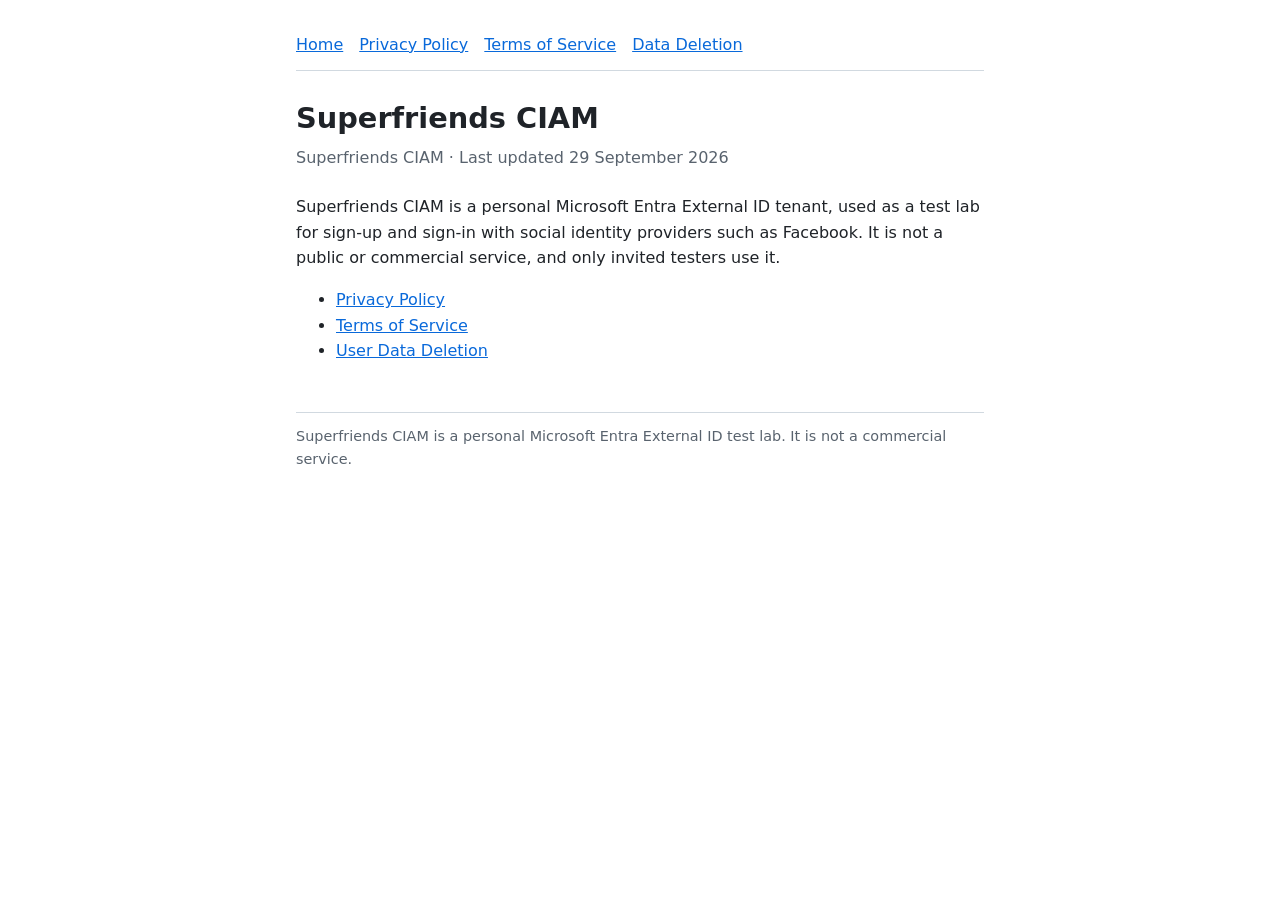
<file: index.html>
<!DOCTYPE html>
<html lang="en">
<head>
<meta charset="utf-8">
<meta name="viewport" content="width=device-width, initial-scale=1">
<title>Superfriends CIAM</title>
<link rel="stylesheet" href="style.css">
</head>
<body>
<main>
<nav><a href="./">Home</a><a href="privacy.html">Privacy Policy</a><a href="terms.html">Terms of Service</a><a href="data-deletion.html">Data Deletion</a></nav>
<h1>Superfriends CIAM</h1>
<p class="updated">Superfriends CIAM · Last updated 29 September 2026</p>
<p>Superfriends CIAM is a personal Microsoft Entra External ID tenant, used as a test lab for sign-up and sign-in with social identity providers such as Facebook. It is not a public or commercial service, and only invited testers use it.</p>
<ul>
<li><a href="privacy.html">Privacy Policy</a></li>
<li><a href="terms.html">Terms of Service</a></li>
<li><a href="data-deletion.html">User Data Deletion</a></li>
</ul>
<footer>Superfriends CIAM is a personal Microsoft Entra External ID test lab. It is not a commercial service.</footer>
</main>
</body>
</html>
</file>
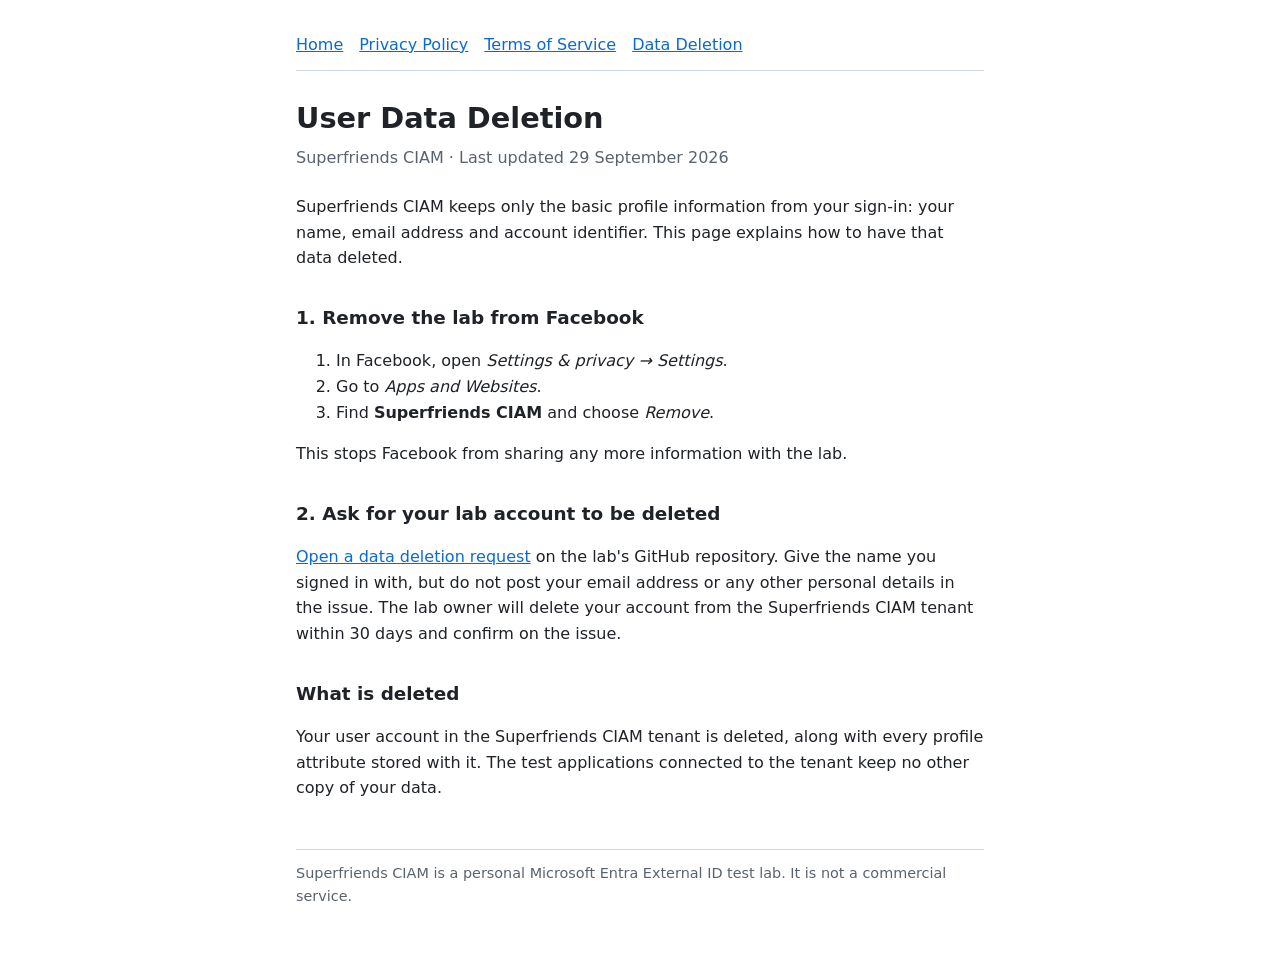
<file: data-deletion.html>
<!DOCTYPE html>
<html lang="en">
<head>
<meta charset="utf-8">
<meta name="viewport" content="width=device-width, initial-scale=1">
<title>User Data Deletion · Superfriends CIAM</title>
<link rel="stylesheet" href="style.css">
</head>
<body>
<main>
<nav><a href="./">Home</a><a href="privacy.html">Privacy Policy</a><a href="terms.html">Terms of Service</a><a href="data-deletion.html">Data Deletion</a></nav>
<h1>User Data Deletion</h1>
<p class="updated">Superfriends CIAM · Last updated 29 September 2026</p>
<p>Superfriends CIAM keeps only the basic profile information from your sign-in: your name, email address and account identifier. This page explains how to have that data deleted.</p>
<h2>1. Remove the lab from Facebook</h2>
<ol>
<li>In Facebook, open <em>Settings &amp; privacy → Settings</em>.</li>
<li>Go to <em>Apps and Websites</em>.</li>
<li>Find <strong>Superfriends CIAM</strong> and choose <em>Remove</em>.</li>
</ol>
<p>This stops Facebook from sharing any more information with the lab.</p>
<h2>2. Ask for your lab account to be deleted</h2>
<p><a href="https://github.com/MrR1974/lab-legal/issues/new?title=Data%20deletion%20request">Open a data deletion request</a> on the lab's GitHub repository. Give the name you signed in with, but do not post your email address or any other personal details in the issue. The lab owner will delete your account from the Superfriends CIAM tenant within 30 days and confirm on the issue.</p>
<h2>What is deleted</h2>
<p>Your user account in the Superfriends CIAM tenant is deleted, along with every profile attribute stored with it. The test applications connected to the tenant keep no other copy of your data.</p>
<footer>Superfriends CIAM is a personal Microsoft Entra External ID test lab. It is not a commercial service.</footer>
</main>
</body>
</html>
</file>
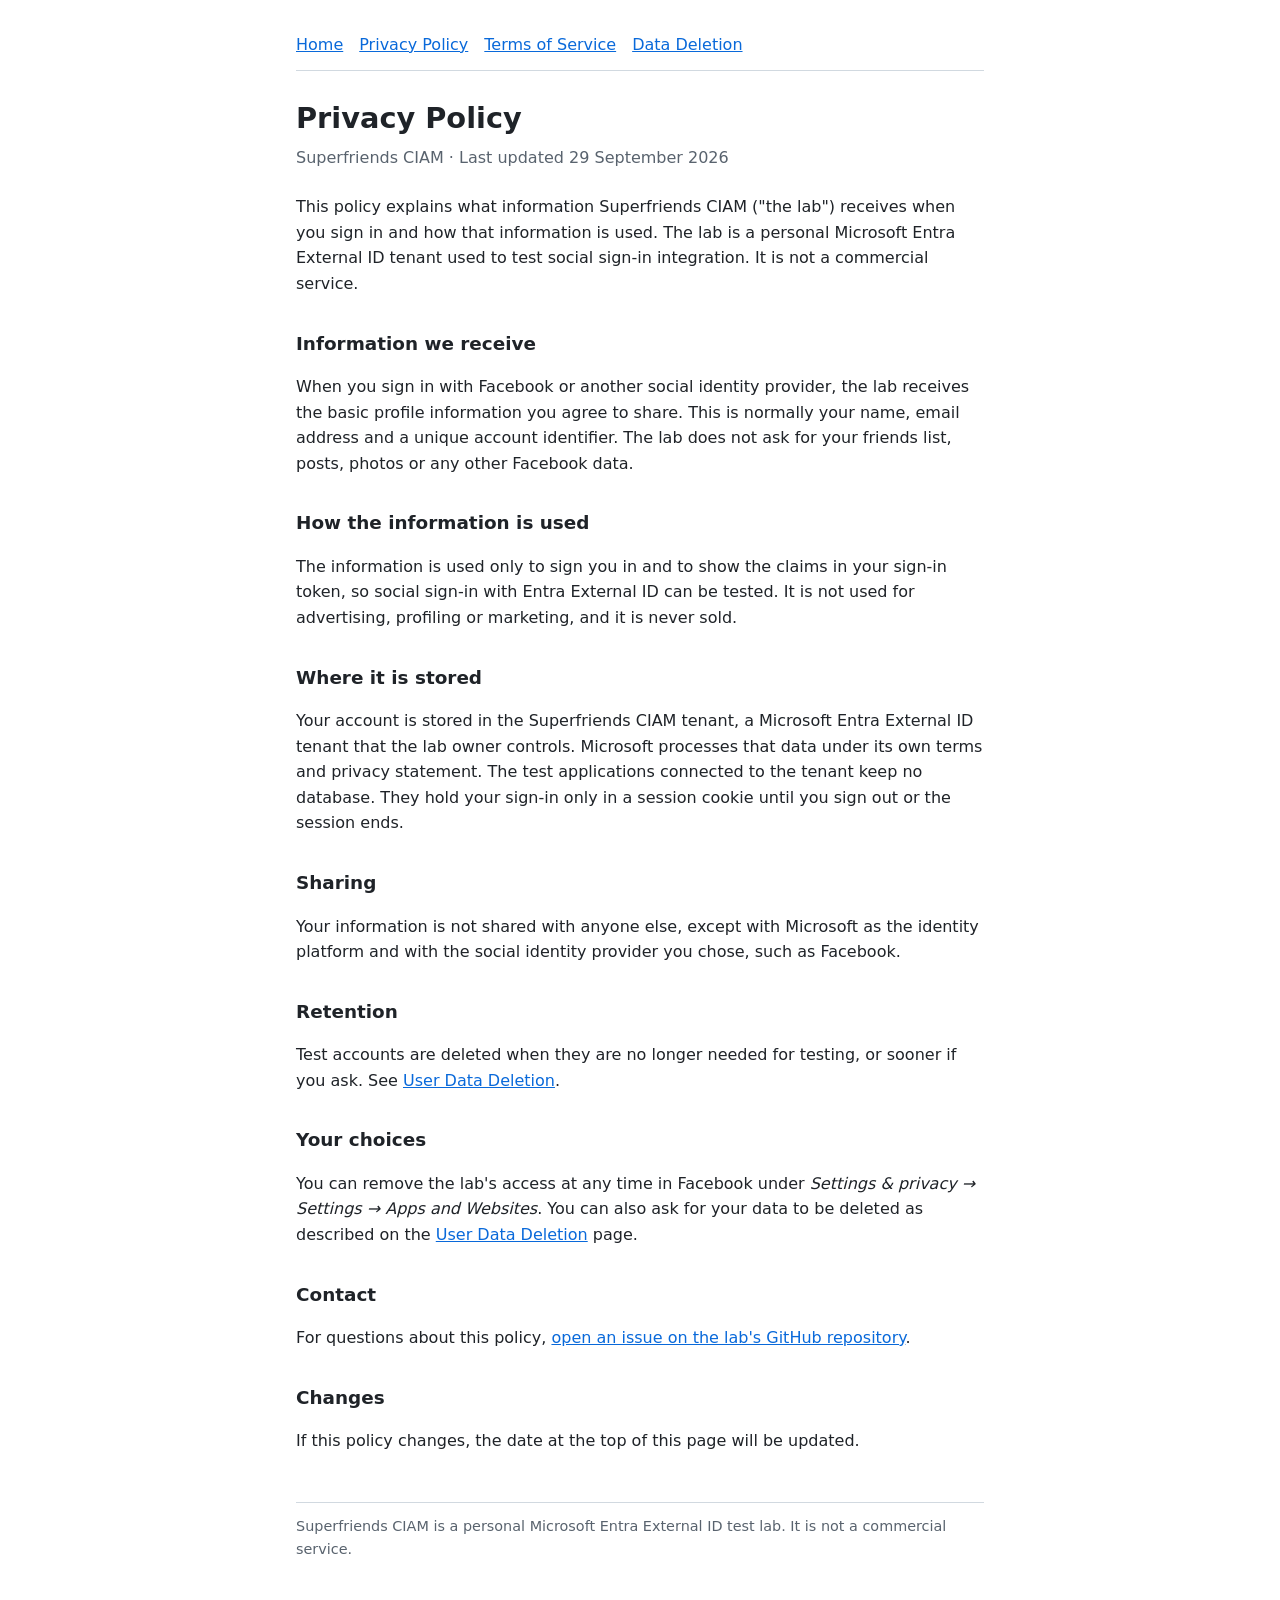
<file: privacy.html>
<!DOCTYPE html>
<html lang="en">
<head>
<meta charset="utf-8">
<meta name="viewport" content="width=device-width, initial-scale=1">
<title>Privacy Policy · Superfriends CIAM</title>
<link rel="stylesheet" href="style.css">
</head>
<body>
<main>
<nav><a href="./">Home</a><a href="privacy.html">Privacy Policy</a><a href="terms.html">Terms of Service</a><a href="data-deletion.html">Data Deletion</a></nav>
<h1>Privacy Policy</h1>
<p class="updated">Superfriends CIAM · Last updated 29 September 2026</p>
<p>This policy explains what information Superfriends CIAM ("the lab") receives when you sign in and how that information is used. The lab is a personal Microsoft Entra External ID tenant used to test social sign-in integration. It is not a commercial service.</p>
<h2>Information we receive</h2>
<p>When you sign in with Facebook or another social identity provider, the lab receives the basic profile information you agree to share. This is normally your name, email address and a unique account identifier. The lab does not ask for your friends list, posts, photos or any other Facebook data.</p>
<h2>How the information is used</h2>
<p>The information is used only to sign you in and to show the claims in your sign-in token, so social sign-in with Entra External ID can be tested. It is not used for advertising, profiling or marketing, and it is never sold.</p>
<h2>Where it is stored</h2>
<p>Your account is stored in the Superfriends CIAM tenant, a Microsoft Entra External ID tenant that the lab owner controls. Microsoft processes that data under its own terms and privacy statement. The test applications connected to the tenant keep no database. They hold your sign-in only in a session cookie until you sign out or the session ends.</p>
<h2>Sharing</h2>
<p>Your information is not shared with anyone else, except with Microsoft as the identity platform and with the social identity provider you chose, such as Facebook.</p>
<h2>Retention</h2>
<p>Test accounts are deleted when they are no longer needed for testing, or sooner if you ask. See <a href="data-deletion.html">User Data Deletion</a>.</p>
<h2>Your choices</h2>
<p>You can remove the lab's access at any time in Facebook under <em>Settings &amp; privacy → Settings → Apps and Websites</em>. You can also ask for your data to be deleted as described on the <a href="data-deletion.html">User Data Deletion</a> page.</p>
<h2>Contact</h2>
<p>For questions about this policy, <a href="https://github.com/MrR1974/lab-legal/issues">open an issue on the lab's GitHub repository</a>.</p>
<h2>Changes</h2>
<p>If this policy changes, the date at the top of this page will be updated.</p>
<footer>Superfriends CIAM is a personal Microsoft Entra External ID test lab. It is not a commercial service.</footer>
</main>
</body>
</html>
</file>
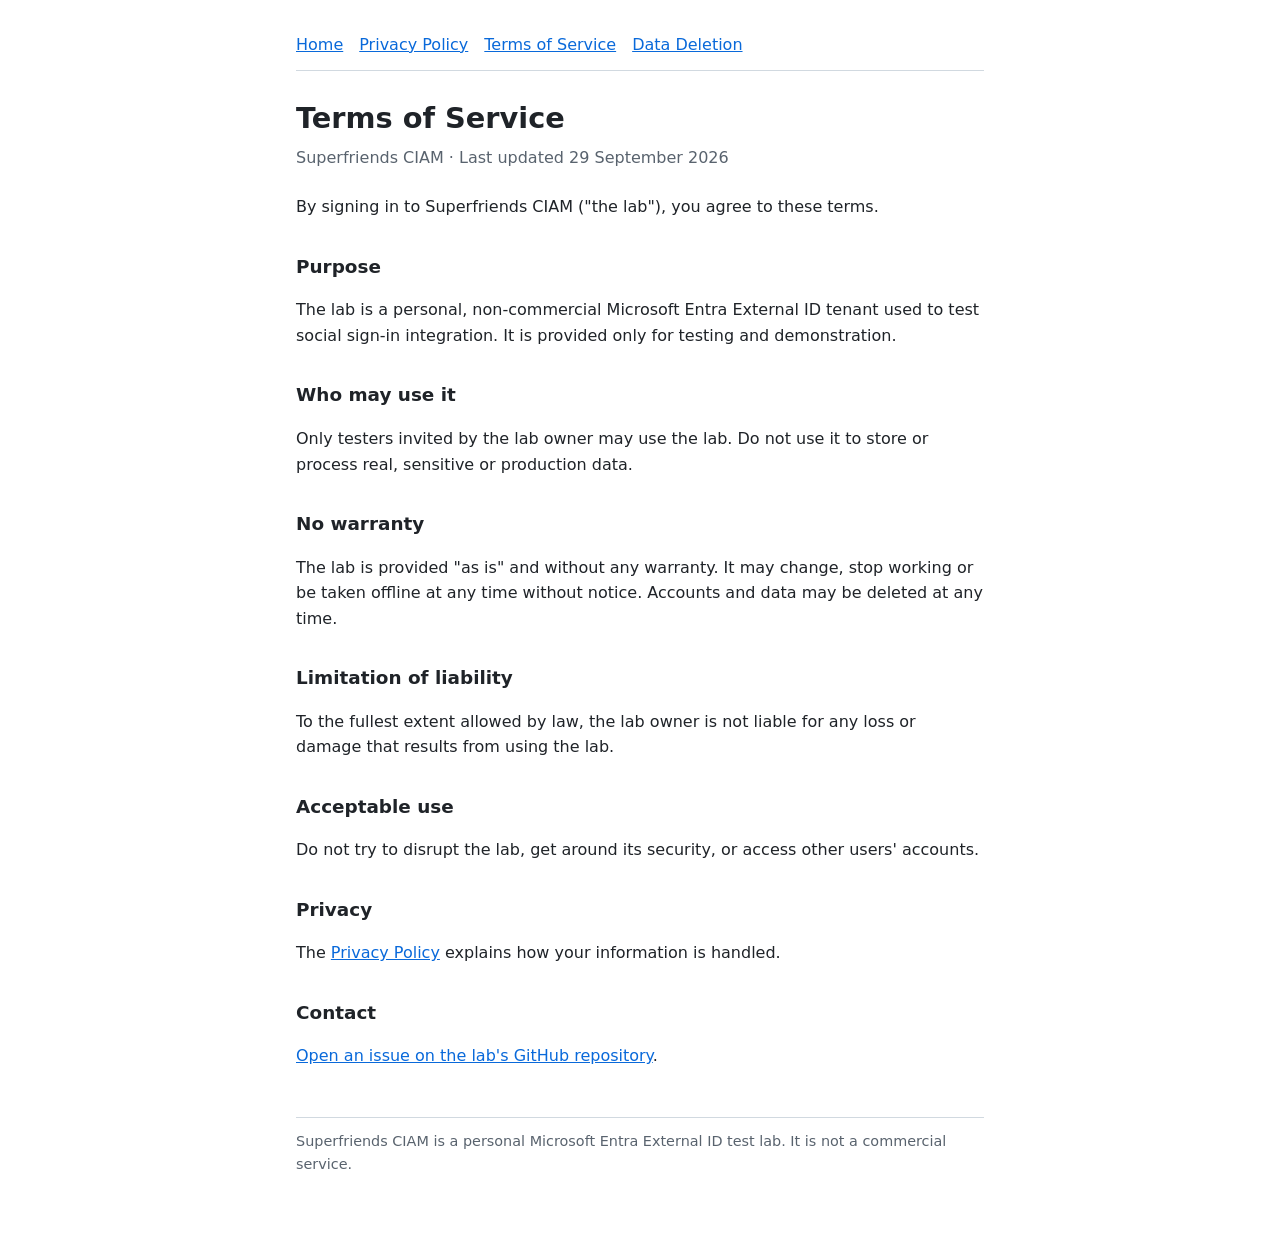
<file: terms.html>
<!DOCTYPE html>
<html lang="en">
<head>
<meta charset="utf-8">
<meta name="viewport" content="width=device-width, initial-scale=1">
<title>Terms of Service · Superfriends CIAM</title>
<link rel="stylesheet" href="style.css">
</head>
<body>
<main>
<nav><a href="./">Home</a><a href="privacy.html">Privacy Policy</a><a href="terms.html">Terms of Service</a><a href="data-deletion.html">Data Deletion</a></nav>
<h1>Terms of Service</h1>
<p class="updated">Superfriends CIAM · Last updated 29 September 2026</p>
<p>By signing in to Superfriends CIAM ("the lab"), you agree to these terms.</p>
<h2>Purpose</h2>
<p>The lab is a personal, non-commercial Microsoft Entra External ID tenant used to test social sign-in integration. It is provided only for testing and demonstration.</p>
<h2>Who may use it</h2>
<p>Only testers invited by the lab owner may use the lab. Do not use it to store or process real, sensitive or production data.</p>
<h2>No warranty</h2>
<p>The lab is provided "as is" and without any warranty. It may change, stop working or be taken offline at any time without notice. Accounts and data may be deleted at any time.</p>
<h2>Limitation of liability</h2>
<p>To the fullest extent allowed by law, the lab owner is not liable for any loss or damage that results from using the lab.</p>
<h2>Acceptable use</h2>
<p>Do not try to disrupt the lab, get around its security, or access other users' accounts.</p>
<h2>Privacy</h2>
<p>The <a href="privacy.html">Privacy Policy</a> explains how your information is handled.</p>
<h2>Contact</h2>
<p><a href="https://github.com/MrR1974/lab-legal/issues">Open an issue on the lab's GitHub repository</a>.</p>
<footer>Superfriends CIAM is a personal Microsoft Entra External ID test lab. It is not a commercial service.</footer>
</main>
</body>
</html>
</file>
<file: style.css>
:root { --bg:#ffffff; --fg:#1f2328; --muted:#59636e; --link:#0969da; --rule:#d1d9e0; }
@media (prefers-color-scheme: dark) { :root { --bg:#0d1117; --fg:#e6edf3; --muted:#9198a1; --link:#4493f8; --rule:#3d444d; } }
* { box-sizing: border-box; }
body { margin:0; background:var(--bg); color:var(--fg); font:16px/1.6 system-ui,-apple-system,"Segoe UI",sans-serif; }
main { max-width:720px; margin:0 auto; padding:32px 16px 64px; }
h1 { font-size:1.8rem; margin:0 0 4px; }
h2 { font-size:1.15rem; margin:32px 0 8px; }
.updated { color:var(--muted); margin:0 0 24px; }
a { color:var(--link); }
nav { border-bottom:1px solid var(--rule); padding-bottom:12px; margin-bottom:24px; display:flex; gap:16px; flex-wrap:wrap; }
footer { border-top:1px solid var(--rule); margin-top:48px; padding-top:12px; color:var(--muted); font-size:.9rem; }
</file>
